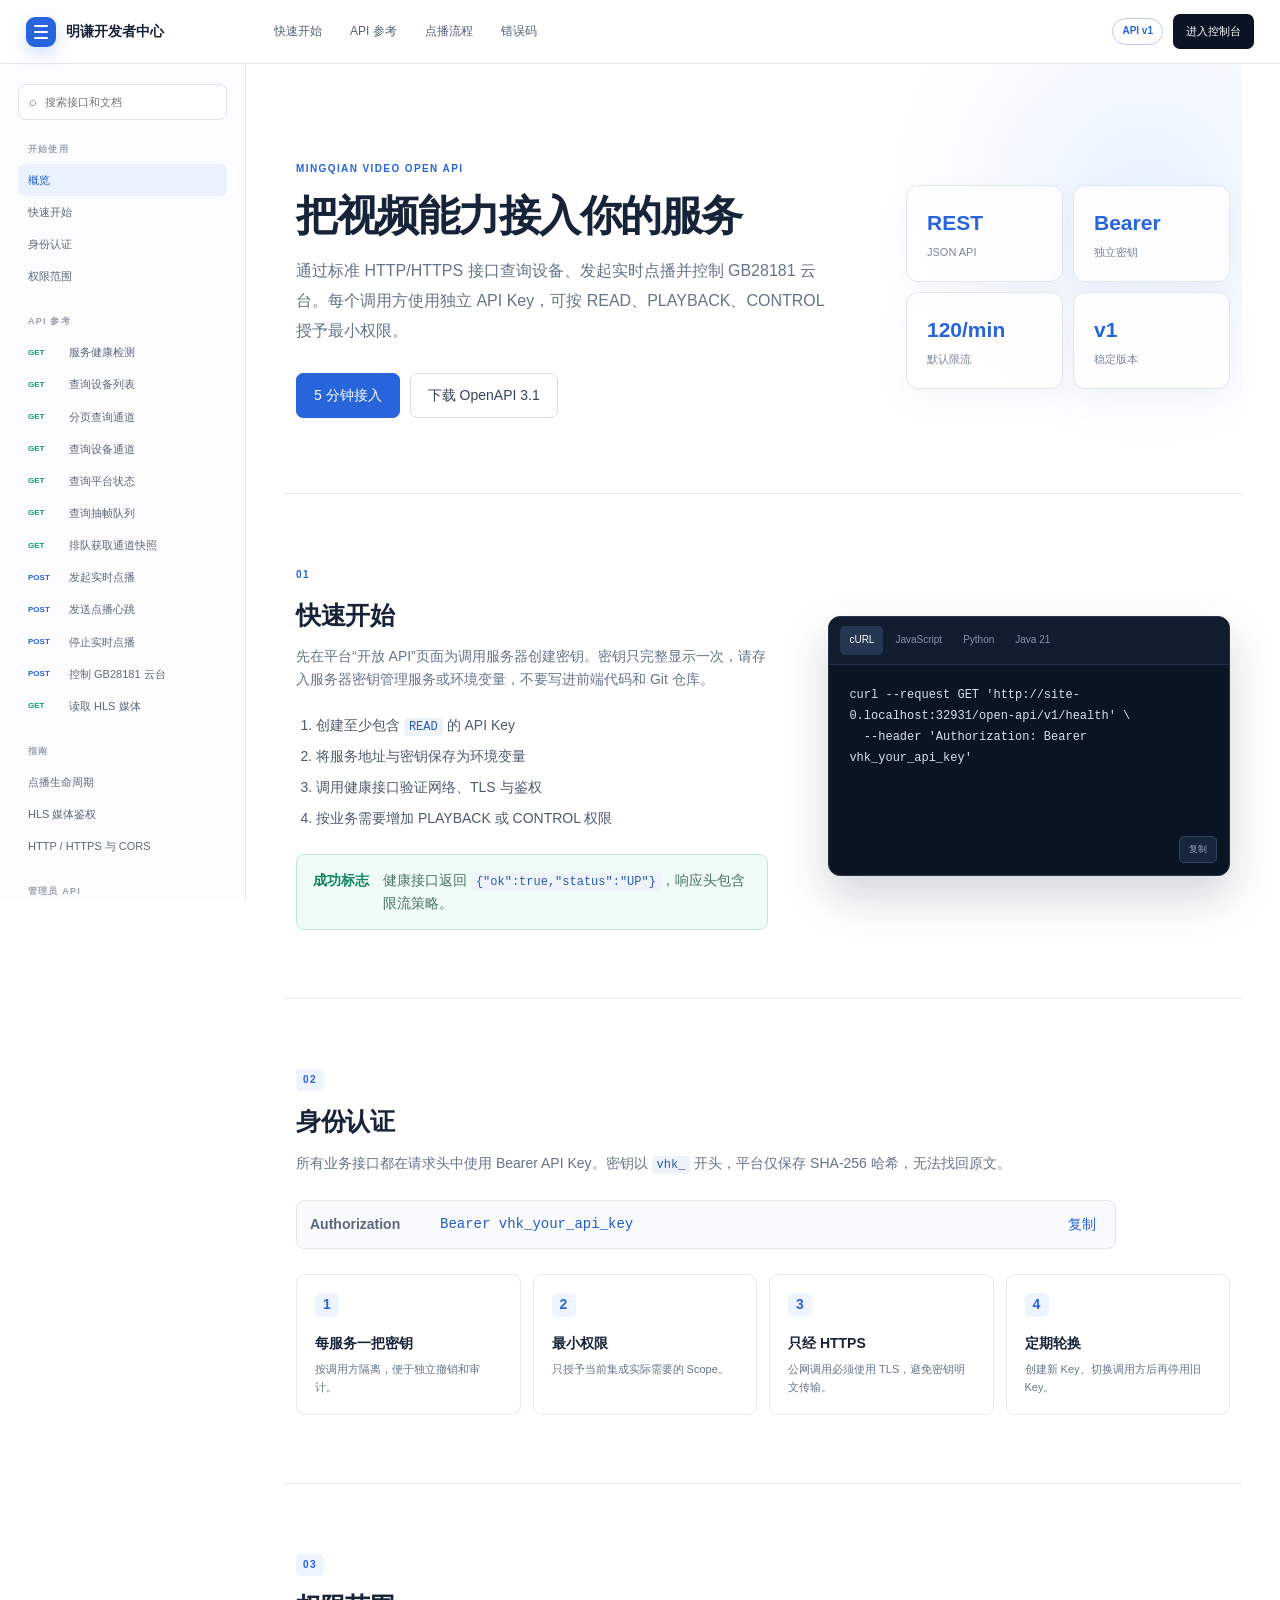
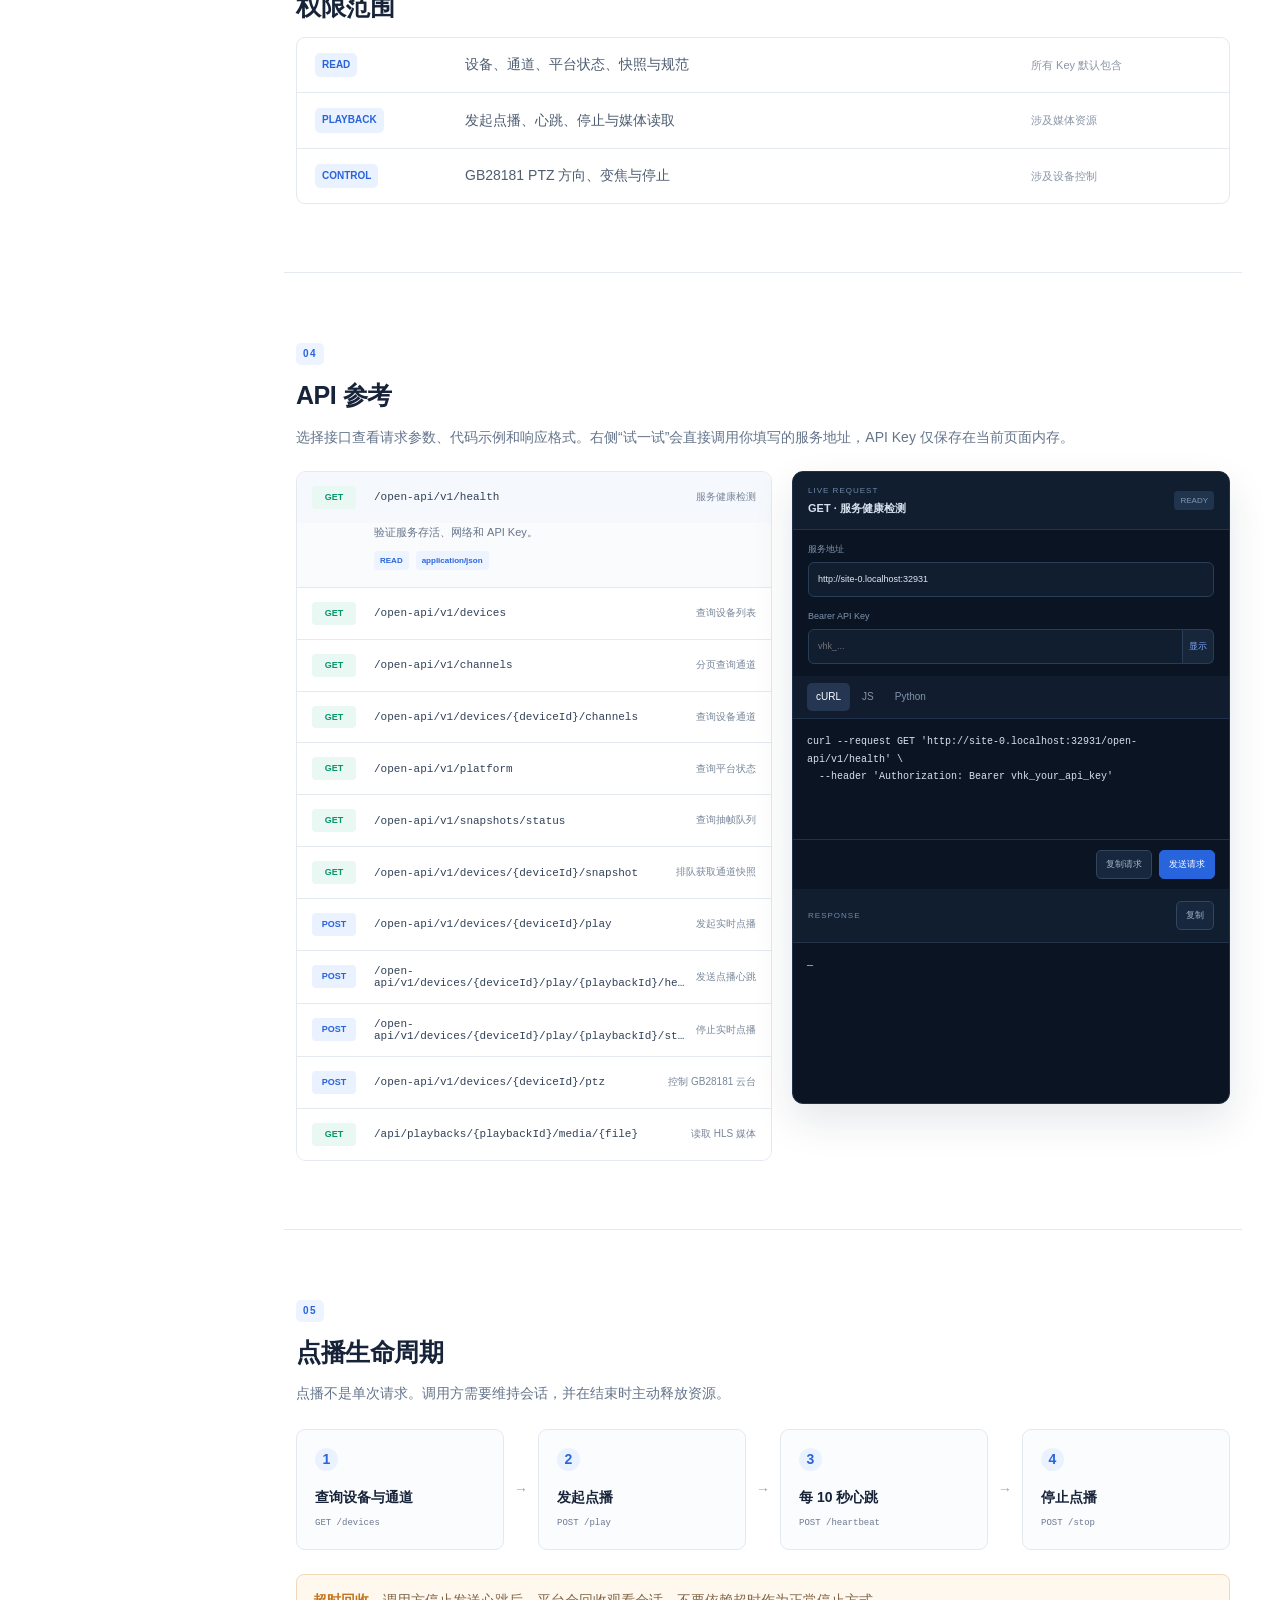
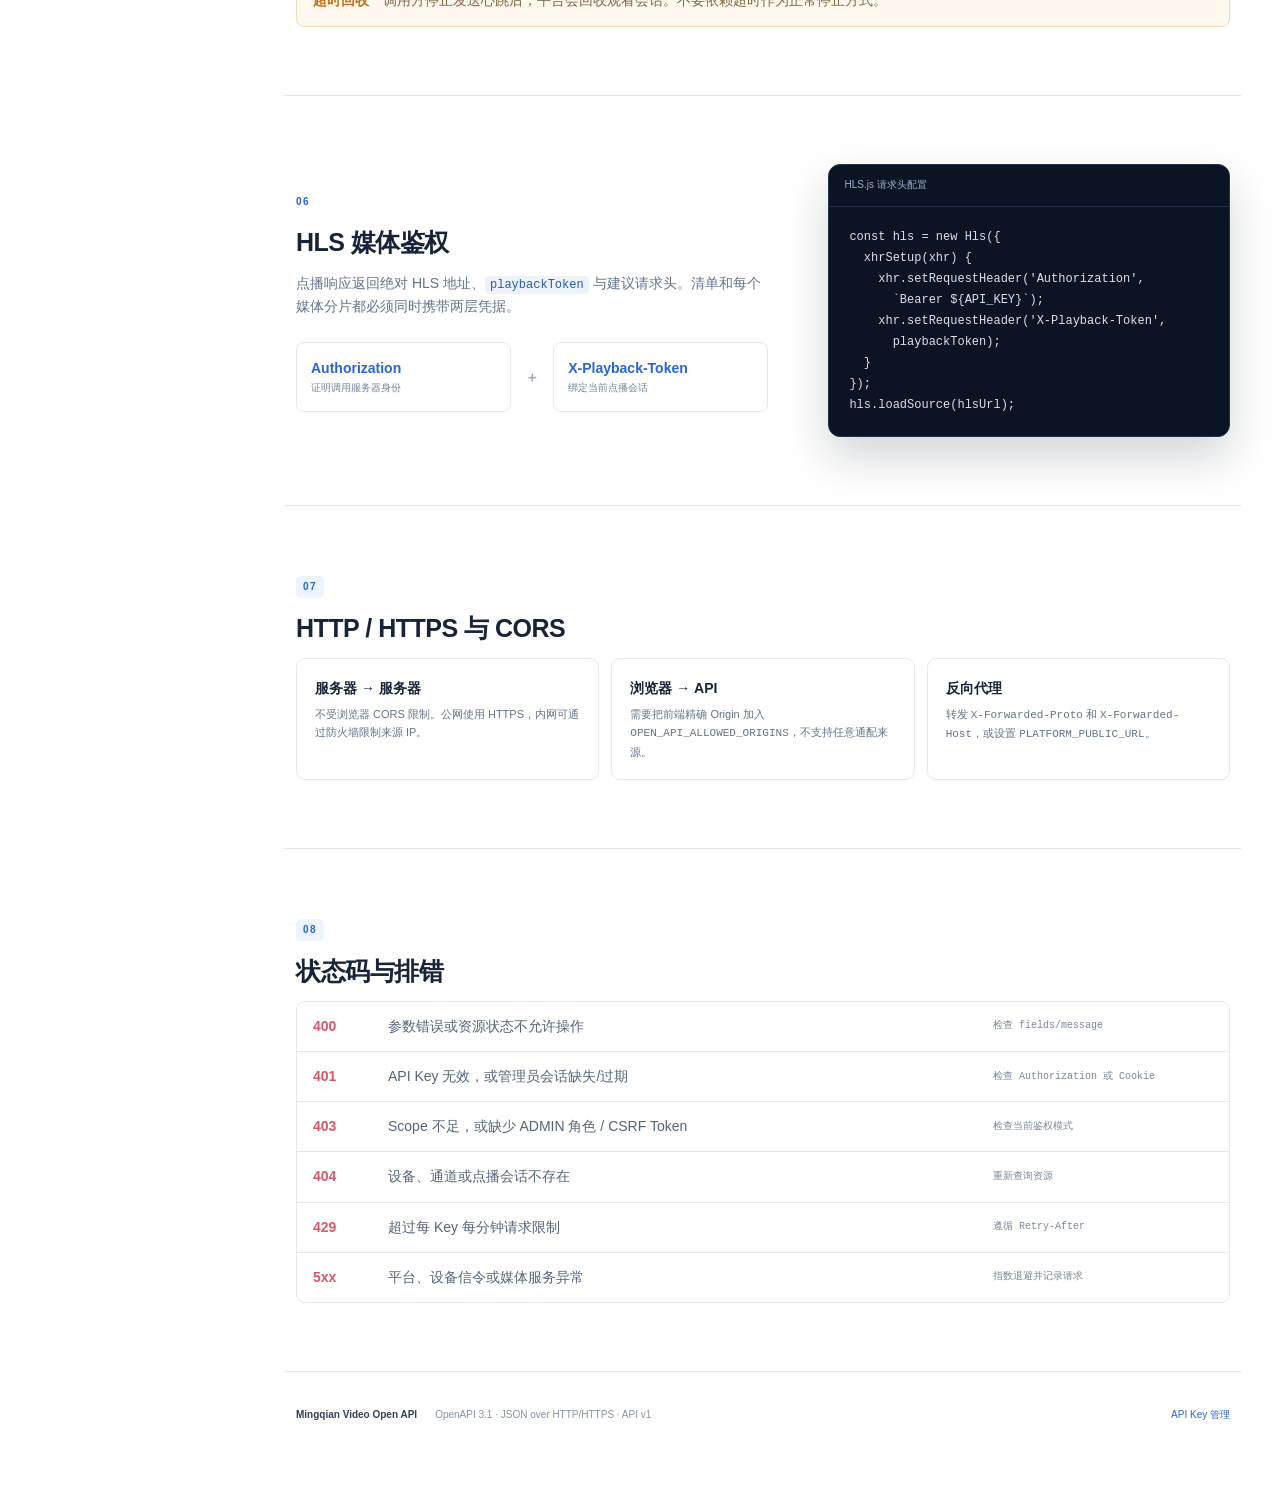
<file: src/main/resources/static/developers.html>
<!doctype html>
<html lang="zh-CN">
<head>
  <meta charset="utf-8">
  <meta name="viewport" content="width=device-width,initial-scale=1">
  <meta name="description" content="明谦视频开放 API 开发者文档、在线调试与 OpenAPI 规范">
  <title>开发者中心 · Mingqian Video Open API</title>
  <link rel="icon" href="favicon.svg" type="image/svg+xml">
  <link rel="stylesheet" href="developers.css?v=3">
</head>
<body>
  <header class="dev-topbar">
    <a class="dev-brand" href="/"><span><i></i></span><b>明谦开发者中心</b></a>
    <nav><a href="#quickstart">快速开始</a><a href="#reference">API 参考</a><a href="#playback-flow">点播流程</a><a href="#errors">错误码</a></nav>
    <div class="top-actions"><span class="version">API v1</span><a class="back" href="/#api">进入控制台</a></div>
  </header>

  <aside class="dev-sidebar">
    <div class="side-search"><span>⌕</span><input id="docSearch" placeholder="搜索接口和文档" autocomplete="off"></div>
    <p>开始使用</p>
    <a href="#overview" class="active">概览</a><a href="#quickstart">快速开始</a><a href="#authentication">身份认证</a><a href="#permissions">权限范围</a>
    <p>API 参考</p>
    <div id="endpointNav"></div>
    <p>指南</p>
    <a href="#playback-flow">点播生命周期</a><a href="#media">HLS 媒体鉴权</a><a href="#cors">HTTP / HTTPS 与 CORS</a>
    <p>管理员 API</p>
    <a href="#errors">状态码与排错</a>
  </aside>

  <main class="dev-main">
    <section id="overview" class="doc-hero">
      <div><span class="eyebrow">MINGQIAN VIDEO OPEN API</span><h1>把视频能力接入你的服务</h1><p>通过标准 HTTP/HTTPS 接口查询设备、发起实时点播并控制 GB28181 云台。每个调用方使用独立 API Key，可按 READ、PLAYBACK、CONTROL 授予最小权限。</p><div class="hero-actions"><a href="#quickstart" class="primary">5 分钟接入</a><button onclick="downloadOpenApi()">下载 OpenAPI 3.1</button></div></div>
      <dl><div><dt>REST</dt><dd>JSON API</dd></div><div><dt>Bearer</dt><dd>独立密钥</dd></div><div><dt>120/min</dt><dd>默认限流</dd></div><div><dt>v1</dt><dd>稳定版本</dd></div></dl>
    </section>

    <section id="quickstart" class="doc-section split-section">
      <div class="copy"><span class="step">01</span><h2>快速开始</h2><p>先在平台“开放 API”页面为调用服务器创建密钥。密钥只完整显示一次，请存入服务器密钥管理服务或环境变量，不要写进前端代码和 Git 仓库。</p><ol><li>创建至少包含 <code>READ</code> 的 API Key</li><li>将服务地址与密钥保存为环境变量</li><li>调用健康接口验证网络、TLS 与鉴权</li><li>按业务需要增加 PLAYBACK 或 CONTROL 权限</li></ol><div class="callout success"><b>成功标志</b><span>健康接口返回 <code>{"ok":true,"status":"UP"}</code>，响应头包含限流策略。</span></div></div>
      <div class="code-card">
        <div class="code-tabs" data-code-group="quick"><button class="active" data-lang="curl">cURL</button><button data-lang="javascript">JavaScript</button><button data-lang="python">Python</button><button data-lang="java">Java 21</button></div>
        <pre id="quickCode"></pre><button class="copy-code" onclick="copyElement('quickCode')">复制</button>
      </div>
    </section>

    <section id="authentication" class="doc-section">
      <span class="step">02</span><h2>身份认证</h2><p>所有业务接口都在请求头中使用 Bearer API Key。密钥以 <code>vhk_</code> 开头，平台仅保存 SHA-256 哈希，无法找回原文。</p>
      <div class="header-example"><span>Authorization</span><code>Bearer vhk_your_api_key</code><button onclick="copyText('Authorization: Bearer vhk_your_api_key')">复制</button></div>
      <div class="security-grid"><article><i>1</i><b>每服务一把密钥</b><p>按调用方隔离，便于独立撤销和审计。</p></article><article><i>2</i><b>最小权限</b><p>只授予当前集成实际需要的 Scope。</p></article><article><i>3</i><b>只经 HTTPS</b><p>公网调用必须使用 TLS，避免密钥明文传输。</p></article><article><i>4</i><b>定期轮换</b><p>创建新 Key、切换调用方后再停用旧 Key。</p></article></div>
    </section>

    <section id="permissions" class="doc-section">
      <span class="step">03</span><h2>权限范围</h2>
      <div class="scope-table"><div><b>READ</b><span>设备、通道、平台状态、快照与规范</span><em>所有 Key 默认包含</em></div><div><b>PLAYBACK</b><span>发起点播、心跳、停止与媒体读取</span><em>涉及媒体资源</em></div><div><b>CONTROL</b><span>GB28181 PTZ 方向、变焦与停止</span><em>涉及设备控制</em></div></div>
    </section>

    <section id="reference" class="doc-section reference-section">
      <span class="step">04</span><h2>API 参考</h2><p>选择接口查看请求参数、代码示例和响应格式。右侧“试一试”会直接调用你填写的服务地址，API Key 仅保存在当前页面内存。</p>
      <div class="reference-layout"><div id="endpointList" class="endpoint-list"></div><aside class="try-panel">
        <div class="try-head"><div><span>LIVE REQUEST</span><b id="tryTitle">选择一个接口</b></div><i id="tryStatus">READY</i></div>
        <label>服务地址<input id="apiBase" inputmode="url" autocomplete="url"></label>
        <label>Bearer API Key<span class="secret-field"><input id="apiKey" type="password" autocomplete="off" placeholder="vhk_..."><button onclick="toggleKey()">显示</button></span></label>
        <div id="tryFields"></div>
        <div class="code-tabs mini" data-code-group="request"><button class="active" data-lang="curl">cURL</button><button data-lang="javascript">JS</button><button data-lang="python">Python</button></div>
        <pre id="requestCode">请先选择接口</pre>
        <div class="try-actions"><button onclick="copyElement('requestCode')">复制请求</button><button class="send" id="sendRequest" onclick="sendTryRequest()" disabled>发送请求</button></div>
        <div class="response-head"><span>RESPONSE</span><button onclick="copyElement('tryResponse')">复制</button></div><pre id="tryResponse" class="response">—</pre>
      </aside></div>
    </section>

    <section id="playback-flow" class="doc-section">
      <span class="step">05</span><h2>点播生命周期</h2><p>点播不是单次请求。调用方需要维持会话，并在结束时主动释放资源。</p>
      <div class="flow"><div><i>1</i><b>查询设备与通道</b><code>GET /devices</code></div><span>→</span><div><i>2</i><b>发起点播</b><code>POST /play</code></div><span>→</span><div><i>3</i><b>每 10 秒心跳</b><code>POST /heartbeat</code></div><span>→</span><div><i>4</i><b>停止点播</b><code>POST /stop</code></div></div>
      <div class="callout warning"><b>超时回收</b><span>调用方停止发送心跳后，平台会回收观看会话。不要依赖超时作为正常停止方式。</span></div>
    </section>

    <section id="media" class="doc-section split-section">
      <div class="copy"><span class="step">06</span><h2>HLS 媒体鉴权</h2><p>点播响应返回绝对 HLS 地址、<code>playbackToken</code> 与建议请求头。清单和每个媒体分片都必须同时携带两层凭据。</p><div class="dual-auth"><div><b>Authorization</b><span>证明调用服务器身份</span></div><strong>＋</strong><div><b>X-Playback-Token</b><span>绑定当前点播会话</span></div></div></div>
      <div class="code-card"><div class="code-title">HLS.js 请求头配置</div><pre>const hls = new Hls({
  xhrSetup(xhr) {
    xhr.setRequestHeader('Authorization',
      `Bearer ${API_KEY}`);
    xhr.setRequestHeader('X-Playback-Token',
      playbackToken);
  }
});
hls.loadSource(hlsUrl);</pre></div>
    </section>

    <section id="cors" class="doc-section"><span class="step">07</span><h2>HTTP / HTTPS 与 CORS</h2><div class="protocol-grid"><article><b>服务器 → 服务器</b><p>不受浏览器 CORS 限制。公网使用 HTTPS，内网可通过防火墙限制来源 IP。</p></article><article><b>浏览器 → API</b><p>需要把前端精确 Origin 加入 <code>OPEN_API_ALLOWED_ORIGINS</code>，不支持任意通配来源。</p></article><article><b>反向代理</b><p>转发 <code>X-Forwarded-Proto</code> 和 <code>X-Forwarded-Host</code>，或设置 <code>PLATFORM_PUBLIC_URL</code>。</p></article></div></section>

    <section id="errors" class="doc-section"><span class="step">08</span><h2>状态码与排错</h2><div class="error-table"><div><b>400</b><span>参数错误或资源状态不允许操作</span><code>检查 fields/message</code></div><div><b>401</b><span>API Key 无效，或管理员会话缺失/过期</span><code>检查 Authorization 或 Cookie</code></div><div><b>403</b><span>Scope 不足，或缺少 ADMIN 角色 / CSRF Token</span><code>检查当前鉴权模式</code></div><div><b>404</b><span>设备、通道或点播会话不存在</span><code>重新查询资源</code></div><div><b>429</b><span>超过每 Key 每分钟请求限制</span><code>遵循 Retry-After</code></div><div><b>5xx</b><span>平台、设备信令或媒体服务异常</span><code>指数退避并记录请求</code></div></div></section>

    <footer><b>Mingqian Video Open API</b><span>OpenAPI 3.1 · JSON over HTTP/HTTPS · API v1</span><a href="/#api">API Key 管理</a></footer>
  </main>
  <div id="devToast"></div>
  <script src="developers.js?v=2"></script>
</body>
</html>
</file>
<file: src/main/resources/static/developers.css>
:root{--ink:#172338;--muted:#64748b;--line:#e4e9f0;--blue:#2864dc;--blue-soft:#edf4ff;--green:#12a474;--orange:#e78924;--nav:#0b1424;--code:#0b1422;--top:64px;--side:246px}*{box-sizing:border-box}html{scroll-behavior:smooth;scroll-padding-top:88px}body{margin:0;background:#fff;color:var(--ink);font:14px/1.65 Inter,"PingFang SC","Microsoft YaHei",sans-serif}button,input{font:inherit}button,a{transition:.18s ease}a{color:inherit;text-decoration:none}.dev-topbar{position:fixed;z-index:30;top:0;left:0;right:0;height:var(--top);display:flex;align-items:center;padding:0 26px;border-bottom:1px solid var(--line);background:#ffffffed;backdrop-filter:blur(14px)}.dev-brand{display:flex;align-items:center;gap:10px;min-width:calc(var(--side) - 26px)}.dev-brand>span{position:relative;width:30px;height:30px;border-radius:9px;background:#2864dc;box-shadow:0 7px 18px #2864dc38}.dev-brand>span:before,.dev-brand>span:after,.dev-brand i{content:"";position:absolute;left:8px;right:8px;height:2px;border-radius:2px;background:#fff}.dev-brand>span:before{top:8px}.dev-brand i{top:14px}.dev-brand>span:after{top:20px}.dev-brand b{font-size:14px}.dev-topbar nav{display:flex;gap:28px;margin-left:28px;color:#526078;font-size:12px}.dev-topbar nav a:hover{color:var(--blue)}.top-actions{display:flex;align-items:center;gap:10px;margin-left:auto}.version{padding:4px 9px;border:1px solid #b9ccf2;border-radius:99px;color:var(--blue);font-size:10px;font-weight:700}.back{padding:8px 13px;border-radius:7px;background:var(--nav);color:#fff;font-size:11px}.back:hover{background:var(--blue)}.dev-sidebar{position:fixed;z-index:20;top:var(--top);bottom:0;left:0;width:var(--side);overflow:auto;padding:20px 18px 35px;border-right:1px solid var(--line);background:#fbfcfe}.side-search{display:flex;align-items:center;gap:7px;height:36px;padding:0 10px;border:1px solid #dce3ec;border-radius:8px;background:#fff;color:#8793a5}.side-search input{width:100%;border:0;outline:0;background:transparent;color:var(--ink);font-size:11px}.dev-sidebar p{margin:22px 10px 7px;color:#99a3b1;font-size:9px;font-weight:800;letter-spacing:1.2px;text-transform:uppercase}.dev-sidebar a{display:flex;align-items:center;gap:7px;padding:7px 10px;border-radius:6px;color:#5b687c;font-size:11px}.dev-sidebar a:hover,.dev-sidebar a.active{background:#eaf2ff;color:#245fd2}.dev-sidebar a .method{width:34px;font-size:8px;font-weight:900}.method.get{color:#0c9b70}.method.post{color:#2864dc}.dev-main{margin:var(--top) 0 0 var(--side);padding:0 max(38px,calc((100vw - var(--side) - 1240px)/2));overflow:hidden}.doc-hero{display:grid;grid-template-columns:minmax(0,1.25fr) minmax(320px,.75fr);gap:70px;align-items:center;min-height:430px;padding:75px 12px 58px;border-bottom:1px solid var(--line);background:radial-gradient(circle at 90% 30%,#e9f2ff 0,transparent 28%)}.eyebrow,.step{display:inline-flex;align-items:center;justify-content:center;color:var(--blue);font-size:10px;font-weight:800;letter-spacing:1.4px}.doc-hero h1{margin:13px 0 15px;font-size:42px;line-height:1.15;letter-spacing:-1.5px}.doc-hero p{max-width:740px;margin:0;color:var(--muted);font-size:16px;line-height:1.9}.hero-actions{display:flex;gap:10px;margin-top:26px}.hero-actions a,.hero-actions button{padding:10px 17px;border:1px solid #d3dce8;border-radius:7px;background:#fff;color:#34445d;cursor:pointer}.hero-actions .primary{border-color:var(--blue);background:var(--blue);color:#fff}.doc-hero dl{display:grid;grid-template-columns:1fr 1fr;gap:10px;margin:0}.doc-hero dl div{padding:20px;border:1px solid #dfe7f2;border-radius:12px;background:#ffffffc9;box-shadow:0 12px 32px #4969900d}.doc-hero dt{color:var(--blue);font-size:21px;font-weight:800}.doc-hero dd{margin:2px 0 0;color:#78869a;font-size:11px}.doc-section{max-width:1240px;padding:68px 12px;border-bottom:1px solid var(--line)}.doc-section>.step{width:28px;height:22px;border-radius:5px;background:var(--blue-soft)}.doc-section h2{margin:10px 0 9px;font-size:25px;letter-spacing:-.5px}.doc-section>p,.copy>p{max-width:800px;margin:0 0 22px;color:var(--muted)}.split-section{display:grid;grid-template-columns:minmax(0,1fr) minmax(400px,.85fr);gap:60px;align-items:center}.copy ol{padding-left:20px;color:#4c5b70}.copy li{margin:8px 0}.copy code,.doc-section>p code,.callout code{padding:2px 5px;border-radius:4px;background:#eef3f9;color:#285ab5;font:12px ui-monospace,Consolas,monospace}.code-card{position:relative;overflow:hidden;border:1px solid #24344c;border-radius:12px;background:var(--code);box-shadow:0 20px 45px #0b14222e}.code-tabs{display:flex;gap:3px;padding:9px 11px;border-bottom:1px solid #203149;background:#111d2e}.code-tabs button{padding:6px 9px;border:0;border-radius:5px;background:transparent;color:#8395ad;font-size:10px;cursor:pointer}.code-tabs button.active{background:#243651;color:#fff}.code-card pre,.try-panel pre{min-height:210px;margin:0;padding:20px;overflow:auto;color:#d5e2f2;font:12px/1.75 ui-monospace,SFMono-Regular,Consolas,monospace;white-space:pre-wrap}.copy-code{position:absolute;right:12px;bottom:12px;padding:5px 9px;border:1px solid #31445f;border-radius:5px;background:#17263b;color:#91a6c3;font-size:9px;cursor:pointer}.code-title{padding:12px 15px;border-bottom:1px solid #203149;color:#9cb0ca;font-size:10px}.callout{display:flex;gap:14px;margin-top:24px;padding:14px 16px;border:1px solid #bfe7d9;border-radius:8px;background:#effbf7;color:#4b7165}.callout b{white-space:nowrap;color:#10845e}.callout.warning{border-color:#f2d8b6;background:#fff8ee;color:#806747}.callout.warning b{color:#c47319}.header-example{display:grid;grid-template-columns:130px 1fr auto;align-items:center;max-width:820px;margin:25px 0;padding:11px 13px;border:1px solid #dfe6ef;border-radius:8px;background:#f8fafc}.header-example span{color:#58677c;font-weight:700}.header-example code{color:#245bc5;font-family:ui-monospace,Consolas,monospace}.header-example button{border:0;background:transparent;color:var(--blue);cursor:pointer}.security-grid,.protocol-grid{display:grid;grid-template-columns:repeat(4,1fr);gap:12px}.security-grid article,.protocol-grid article{padding:18px;border:1px solid var(--line);border-radius:9px}.security-grid i{width:24px;height:24px;display:grid;place-items:center;margin-bottom:15px;border-radius:6px;background:var(--blue-soft);color:var(--blue);font-style:normal;font-weight:800}.security-grid b,.protocol-grid b{display:block;margin-bottom:5px}.security-grid p,.protocol-grid p{margin:0;color:var(--muted);font-size:11px}.scope-table{overflow:hidden;border:1px solid var(--line);border-radius:9px}.scope-table>div{display:grid;grid-template-columns:150px 1fr 180px;align-items:center;padding:15px 18px}.scope-table>div+div{border-top:1px solid var(--line)}.scope-table b{width:max-content;padding:4px 7px;border-radius:5px;background:#eaf2ff;color:#2864dc;font-size:10px}.scope-table span{color:#4e5d72}.scope-table em{color:#8995a6;font-size:11px;font-style:normal}.reference-section{max-width:none}.reference-layout{display:grid;grid-template-columns:minmax(430px,1fr) minmax(430px,.92fr);gap:20px;align-items:start}.endpoint-list{overflow:hidden;border:1px solid var(--line);border-radius:10px}.endpoint{border-bottom:1px solid var(--line)}.endpoint:last-child{border-bottom:0}.endpoint-button{width:100%;display:grid;grid-template-columns:52px 1fr auto;gap:10px;align-items:center;padding:14px 15px;border:0;background:#fff;text-align:left;cursor:pointer}.endpoint-button:hover,.endpoint.selected .endpoint-button{background:#f5f8fc}.endpoint-button .verb{width:44px;padding:4px 0;border-radius:4px;background:#e9f8f3;color:#07956b;text-align:center;font-size:9px;font-weight:900}.endpoint-button .verb.post{background:#eaf1ff;color:#2864dc}.endpoint-button code{overflow:hidden;color:#314158;font:11px ui-monospace,Consolas,monospace;text-overflow:ellipsis}.endpoint-button span:last-child{color:#78869a;font-size:10px}.endpoint-detail{display:none;padding:0 15px 17px 77px;background:#f9fbfd}.endpoint.selected .endpoint-detail{display:block}.endpoint-detail p{margin:0 0 10px;color:#67758a;font-size:11px}.meta-row{display:flex;gap:7px}.meta-row b{padding:3px 6px;border-radius:4px;background:#edf3ff;color:#2864dc;font-size:8px}.try-panel{position:sticky;top:82px;overflow:hidden;border:1px solid #203149;border-radius:11px;background:var(--code);color:#d6e2f0;box-shadow:0 17px 40px #10223b1c}.try-head,.response-head{display:flex;align-items:center;justify-content:space-between;padding:12px 15px;border-bottom:1px solid #22334a;background:#111e30}.try-head span,.response-head span{display:block;color:#6f88a8;font-size:8px;letter-spacing:1px}.try-head b{display:block;margin-top:2px;color:#d7e2ef;font-size:11px}.try-head i{padding:3px 6px;border-radius:4px;background:#21344d;color:#7f96b2;font-size:8px;font-style:normal}.try-head i.pending{background:#413517;color:#e9ba50}.try-head i.success{background:#123d31;color:#50d5ab}.try-head i.error{background:#47232b;color:#ff8da0}.try-panel>label,.try-panel #tryFields label{display:grid;gap:5px;margin:12px 15px;color:#7e93ad;font-size:9px}.try-panel input,.try-panel select,.try-panel textarea{width:100%;min-height:35px;padding:8px 9px;border:1px solid #2a3d57;border-radius:6px;background:#111e30;color:#e0e9f4;outline:none}.try-panel textarea{min-height:82px;resize:vertical;font:10px/1.5 ui-monospace,Consolas,monospace}.secret-field{display:grid;grid-template-columns:1fr auto}.secret-field input{border-radius:6px 0 0 6px}.secret-field button{border:1px solid #2a3d57;border-left:0;border-radius:0 6px 6px 0;background:#17263a;color:#7da6f5;font-size:9px}.code-tabs.mini{padding:7px 14px;margin-top:12px}.try-panel pre{min-height:120px;max-height:270px;padding:14px;font-size:10px}.try-actions{display:flex;justify-content:flex-end;gap:7px;padding:10px 14px;border-top:1px solid #203149}.try-actions button,.response-head button{padding:6px 9px;border:1px solid #31455f;border-radius:5px;background:#17283e;color:#9fb2ca;font-size:9px;cursor:pointer}.try-actions .send{border-color:#2864dc;background:#2864dc;color:#fff}.try-actions button:disabled{opacity:.45}.try-panel pre.response{min-height:160px;max-height:330px;color:#b8c9dc}.flow{display:flex;align-items:stretch;margin:24px 0}.flow>div{flex:1;padding:18px;border:1px solid var(--line);border-radius:9px;background:#fbfcfe}.flow>span{display:grid;place-items:center;padding:0 10px;color:#9aa6b6}.flow i{width:23px;height:23px;display:grid;place-items:center;margin-bottom:15px;border-radius:50%;background:#eaf2ff;color:#2864dc;font-style:normal;font-weight:800}.flow b,.flow code{display:block}.flow code{margin-top:7px;color:#6b7890;font-size:9px}.dual-auth{display:flex;align-items:center;gap:14px;margin-top:24px}.dual-auth div{flex:1;padding:14px;border:1px solid var(--line);border-radius:8px}.dual-auth b,.dual-auth span{display:block}.dual-auth b{color:#2864dc}.dual-auth span{color:#768399;font-size:10px}.dual-auth strong{color:#9aa7b8}.protocol-grid{grid-template-columns:repeat(3,1fr)}.error-table{overflow:hidden;border:1px solid var(--line);border-radius:9px}.error-table>div{display:grid;grid-template-columns:75px 1fr 220px;align-items:center;padding:13px 16px}.error-table>div+div{border-top:1px solid var(--line)}.error-table b{color:#dc596a}.error-table span{color:#56647a}.error-table code{color:#7a879a;font-size:10px}footer{display:flex;align-items:center;gap:18px;padding:35px 12px 60px;color:#8793a5;font-size:10px}footer b{color:#344158}footer a{margin-left:auto;color:var(--blue)}#devToast{position:fixed;z-index:60;right:24px;bottom:24px;padding:10px 14px;border-radius:7px;background:#142239;color:#fff;box-shadow:0 12px 28px #0b14223d;font-size:11px;opacity:0;transform:translateY(8px);pointer-events:none;transition:.2s}#devToast.show{opacity:1;transform:none}
.vision-docs h3{margin:38px 0 12px;font-size:18px}.vision-docs>h3+p{max-width:920px;color:var(--muted)}.vision-actions{display:flex;align-items:center;gap:14px;margin:22px 0;padding:14px 16px;border:1px solid #cbdcf8;border-radius:9px;background:#f5f8ff}.vision-actions a{padding:8px 12px;border-radius:6px;background:var(--blue);color:#fff;font-size:11px;font-weight:700}.vision-actions span{color:#6b7890;font-size:11px}.vision-code{max-width:980px}.vision-code pre{min-height:0}.admin-endpoints,.contract-table{overflow:hidden;border:1px solid var(--line);border-radius:10px}.admin-endpoints>div{display:grid;grid-template-columns:70px minmax(260px,.8fr) minmax(300px,1fr) 130px;gap:12px;align-items:center;padding:14px 16px}.admin-endpoints>div+div,.contract-table>div+div{border-top:1px solid var(--line)}.admin-endpoints .verb{width:54px;padding:4px 0;border-radius:5px;text-align:center;font-size:9px}.admin-endpoints .get{background:#e9f8f3;color:#07956b}.admin-endpoints .post{background:#eaf1ff;color:#2864dc}.admin-endpoints .put{background:#fff4df;color:#b96d09}.admin-endpoints .delete{background:#fff0f2;color:#d3485d}.admin-endpoints code{font:11px ui-monospace,Consolas,monospace;color:#2e4059}.admin-endpoints span{color:#5d6b7f}.admin-endpoints em{color:#7b8799;font-size:10px;font-style:normal}.vision-code-grid{display:grid;grid-template-columns:1fr 1fr;gap:16px;margin-top:18px}.vision-code-grid pre{min-height:245px}.contract-table>div{display:grid;grid-template-columns:250px 1fr;gap:20px;padding:13px 16px}.contract-table b{color:#30445e;font:11px ui-monospace,Consolas,monospace}.contract-table span{color:#64748b}.contract-table code{color:#285ab5}
@media(max-width:1050px){.dev-topbar nav{display:none}.dev-main{padding:0 24px}.split-section,.reference-layout,.vision-code-grid{grid-template-columns:1fr}.try-panel{position:relative;top:auto}.security-grid{grid-template-columns:1fr 1fr}.doc-hero{grid-template-columns:1fr}.doc-hero dl{max-width:520px}.flow{display:grid;grid-template-columns:1fr}.flow>span{padding:5px;transform:rotate(90deg)}.admin-endpoints>div{grid-template-columns:70px minmax(240px,1fr) 120px}.admin-endpoints span{grid-column:2}}
@media(max-width:720px){:root{--side:0px}.dev-sidebar{display:none}.dev-topbar{padding:0 14px}.dev-brand{min-width:0}.dev-brand b{font-size:12px}.version{display:none}.dev-main{padding:0 15px}.doc-hero{min-height:0;padding-top:55px;gap:35px}.doc-hero h1{font-size:32px}.doc-hero p{font-size:14px}.doc-section{padding:48px 2px}.split-section{gap:30px}.security-grid,.protocol-grid{grid-template-columns:1fr}.scope-table>div,.error-table>div,.contract-table>div{grid-template-columns:1fr;gap:6px}.reference-layout{grid-template-columns:minmax(0,1fr)}.endpoint-button{grid-template-columns:48px minmax(0,1fr)}.endpoint-button span:last-child{grid-column:2}.endpoint-detail{padding-left:15px}.header-example{grid-template-columns:1fr;gap:8px}.doc-hero dl{grid-template-columns:1fr 1fr}.top-actions .back{padding:7px 9px}.dual-auth{display:grid}.dual-auth strong{text-align:center}.code-card pre{font-size:10px}.vision-actions{align-items:flex-start;flex-direction:column}.admin-endpoints>div{grid-template-columns:60px minmax(0,1fr)}.admin-endpoints span,.admin-endpoints em{grid-column:2}.admin-endpoints code{overflow-wrap:anywhere}.vision-code-grid pre{min-height:0}}
/* Custom site branding */
.dev-brand>span img{position:absolute;inset:3px;width:24px;height:24px;object-fit:contain;border-radius:6px}.dev-brand>span.has-custom-logo{background:#fff}.dev-brand>span.has-custom-logo:before,.dev-brand>span.has-custom-logo:after,.dev-brand>span.has-custom-logo i{display:none}
</file>
